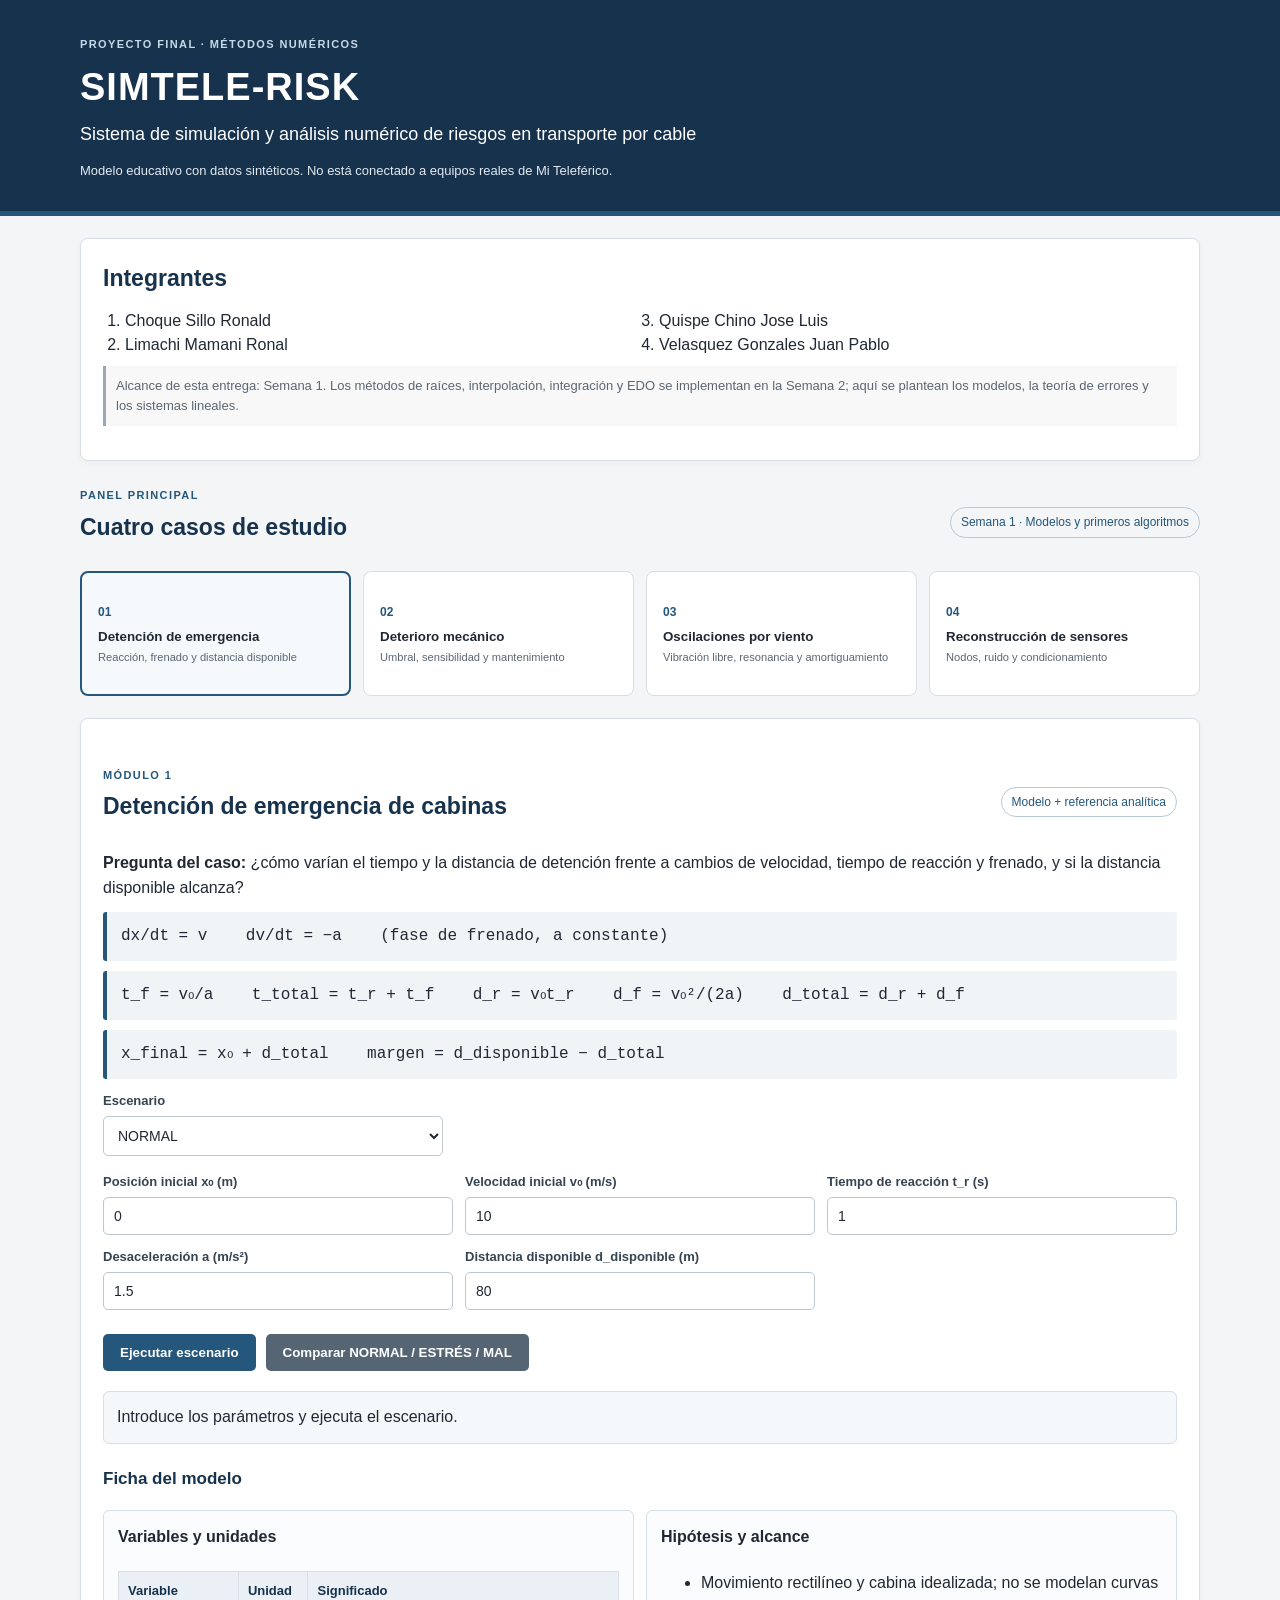
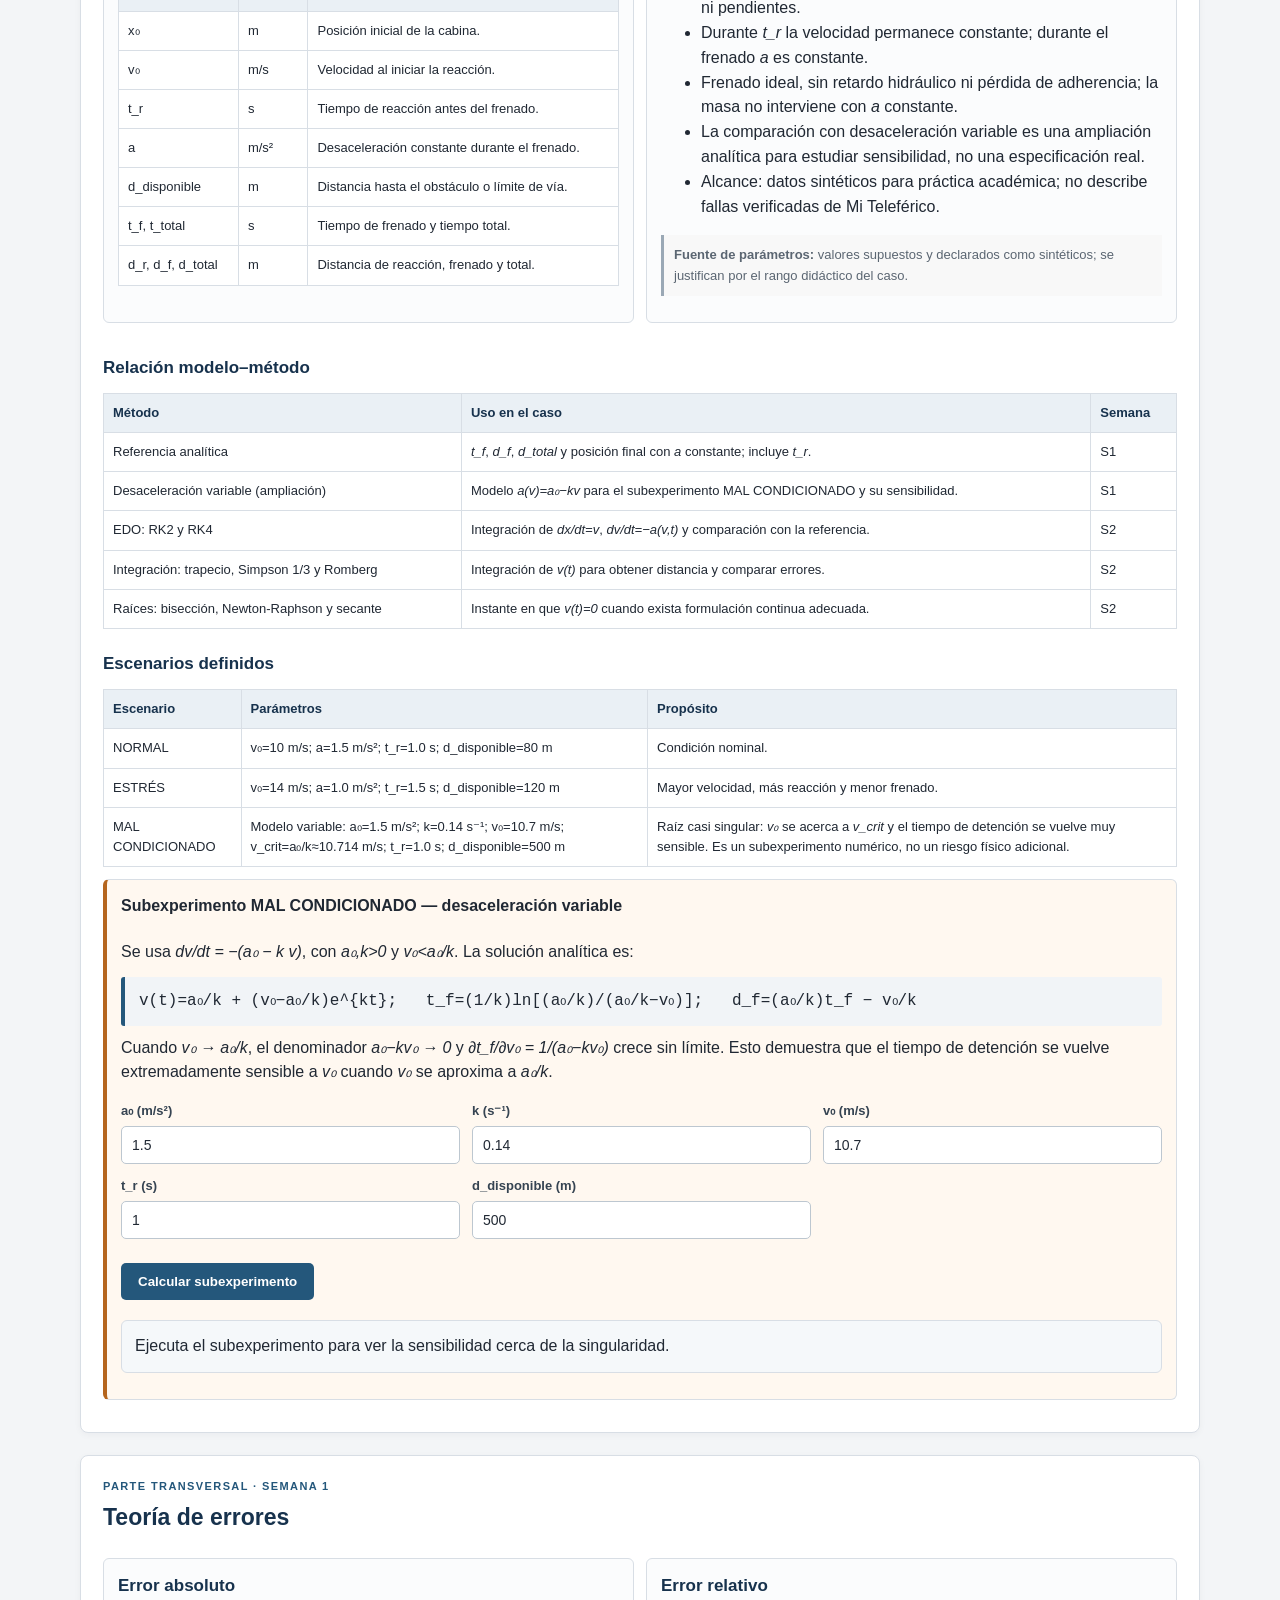
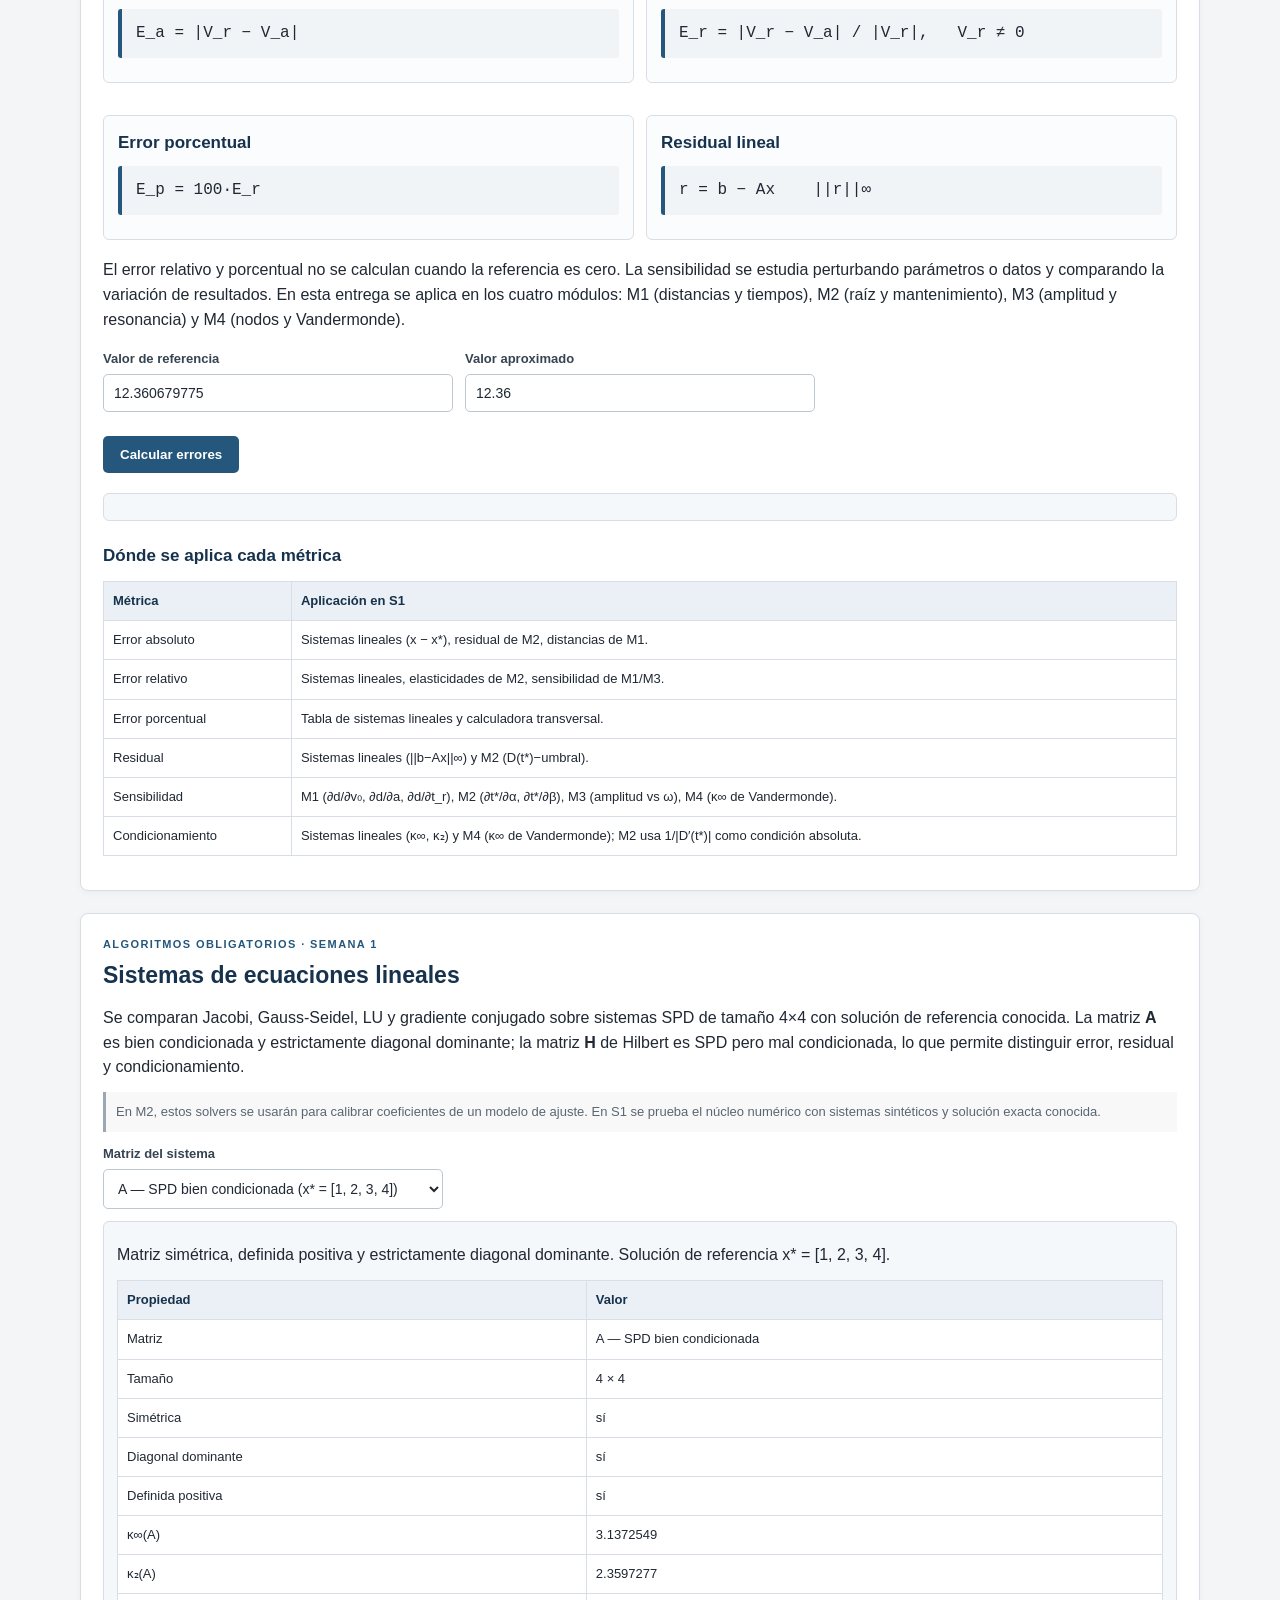
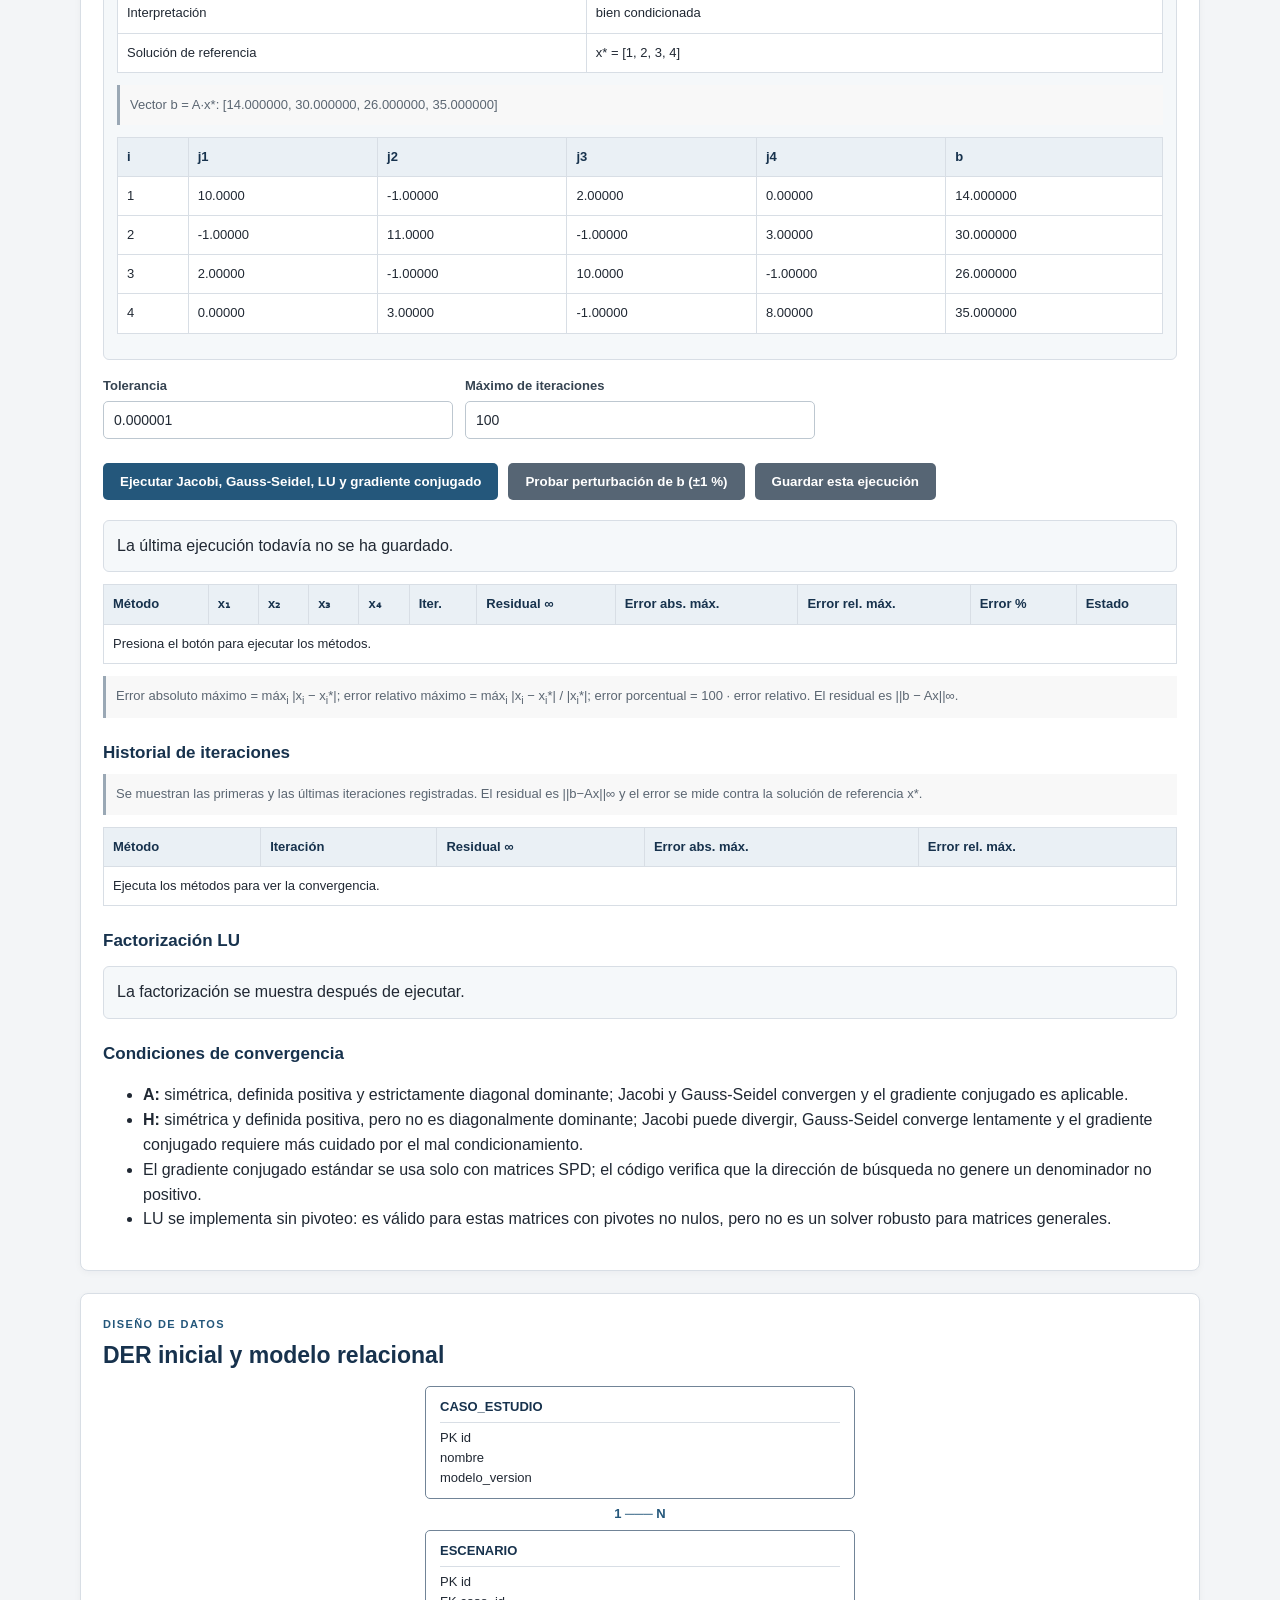
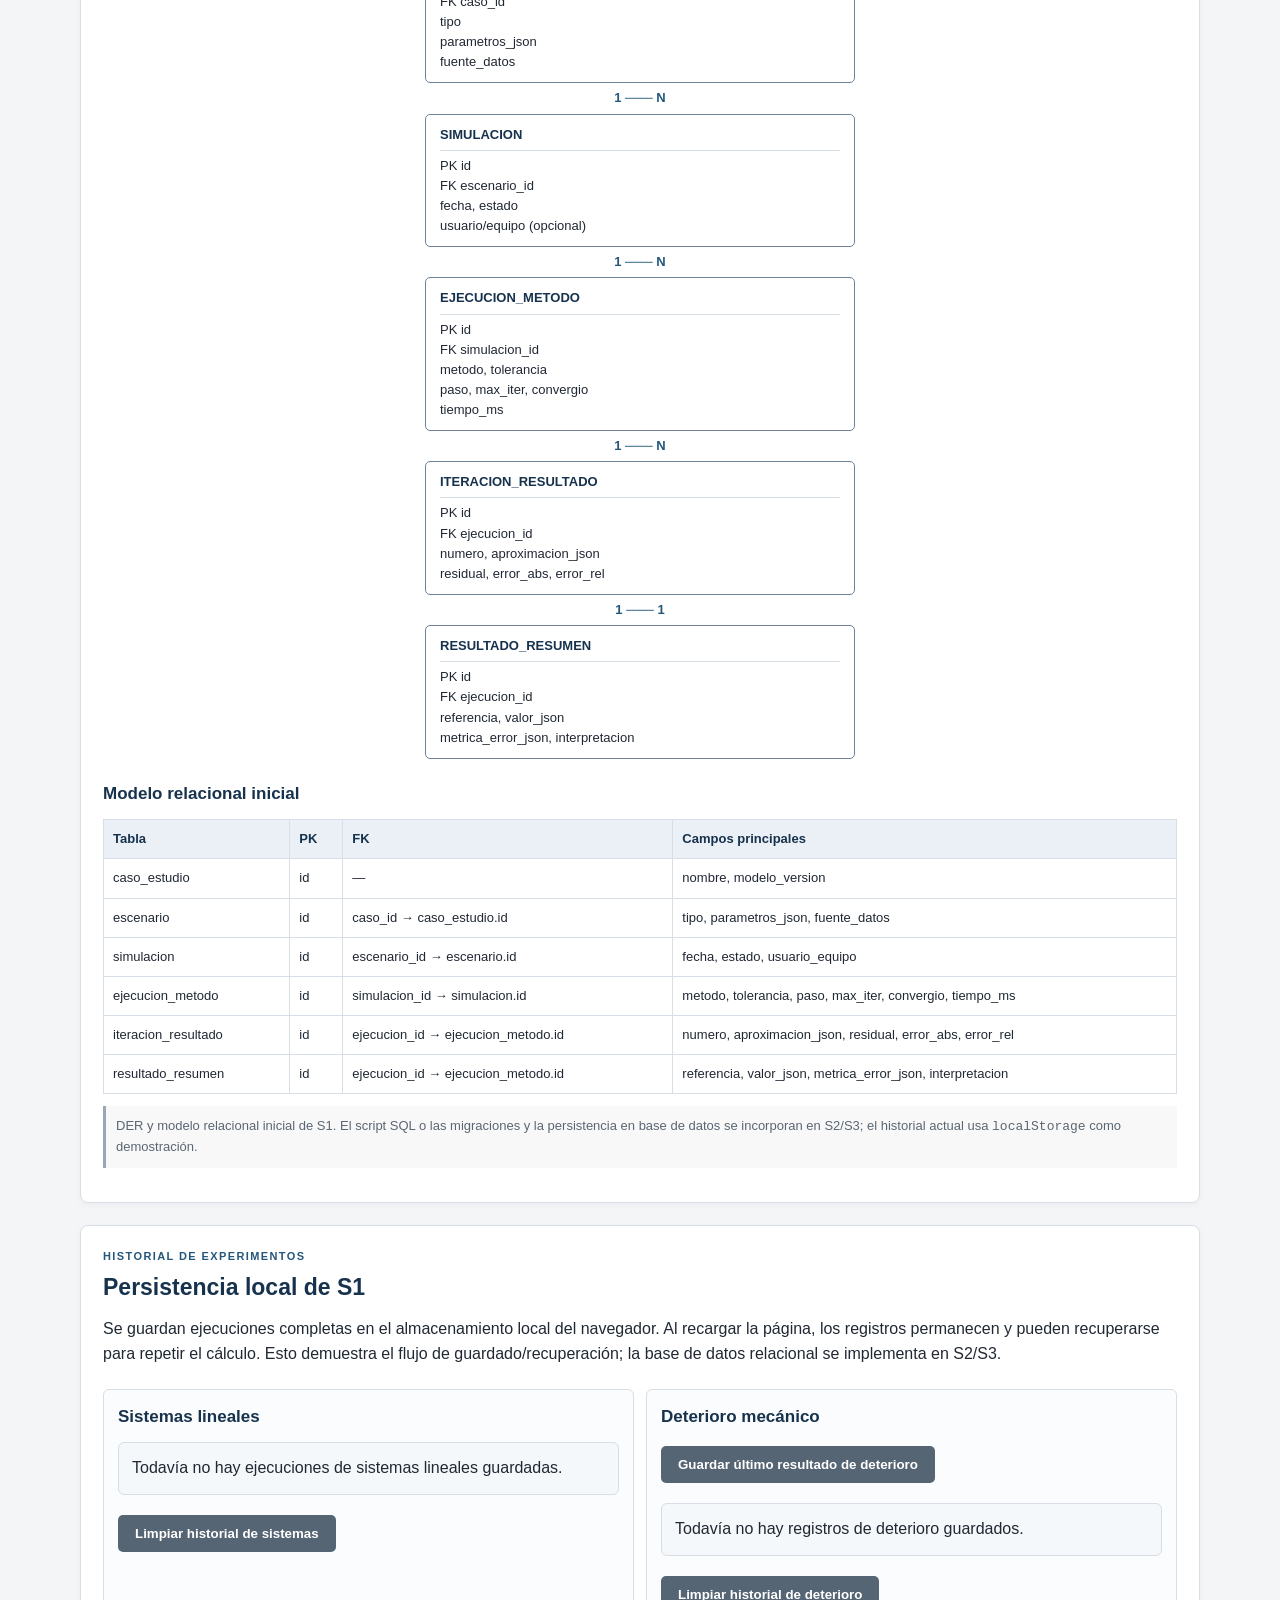
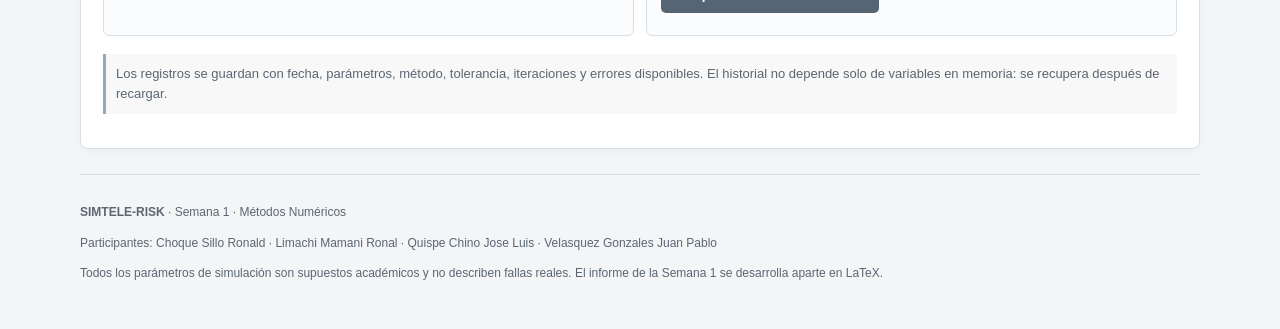
<file: index.html>
<!DOCTYPE html>
<html lang="es">
<head>
  <meta charset="UTF-8">
  <meta name="viewport" content="width=device-width, initial-scale=1.0">
  <title>SIMTELE-RISK | Semana 1</title>
  <link rel="stylesheet" href="estilos.css">
</head>
<body>
  <header class="encabezado">
    <div class="contenedor">
      <p class="etiqueta">PROYECTO FINAL · MÉTODOS NUMÉRICOS</p>
      <h1>SIMTELE-RISK</h1>
      <p class="subtitulo">Sistema de simulación y análisis numérico de riesgos en transporte por cable</p>
      <p class="aviso">Modelo educativo con datos sintéticos. No está conectado a equipos reales de Mi Teleférico.</p>
    </div>
  </header>

  <main class="contenedor">
    <section class="panel" id="inicio">
      <h2>Integrantes</h2>
      <ol class="integrantes">
        <li>Choque Sillo Ronald</li>
        <li>Limachi Mamani Ronal</li>
        <li>Quispe Chino Jose Luis</li>
        <li>Velasquez Gonzales Juan Pablo</li>
      </ol>
      <p class="nota">Alcance de esta entrega: Semana 1. Los métodos de raíces, interpolación, integración y EDO se implementan en la Semana 2; aquí se plantean los modelos, la teoría de errores y los sistemas lineales.</p>
    </section>

    <section>
      <div class="titulo-seccion">
        <div><p class="etiqueta">PANEL PRINCIPAL</p><h2>Cuatro casos de estudio</h2></div>
        <span class="estado">Semana 1 · Modelos y primeros algoritmos</span>
      </div>
      <div class="tarjetas">
        <button class="tarjeta activa" data-modulo="detencion"><span class="numero">01</span><strong>Detención de emergencia</strong><small>Reacción, frenado y distancia disponible</small></button>
        <button class="tarjeta" data-modulo="deterioro"><span class="numero">02</span><strong>Deterioro mecánico</strong><small>Umbral, sensibilidad y mantenimiento</small></button>
        <button class="tarjeta" data-modulo="oscilaciones"><span class="numero">03</span><strong>Oscilaciones por viento</strong><small>Vibración libre, resonancia y amortiguamiento</small></button>
        <button class="tarjeta" data-modulo="sensores"><span class="numero">04</span><strong>Reconstrucción de sensores</strong><small>Nodos, ruido y condicionamiento</small></button>
      </div>
    </section>

    <!-- ============================ MÓDULO 1 ============================ -->
    <section class="panel modulo" id="modulo-detencion">
      <div class="titulo-seccion"><div><p class="etiqueta">MÓDULO 1</p><h2>Detención de emergencia de cabinas</h2></div><span class="estado">Modelo + referencia analítica</span></div>
      <p><strong>Pregunta del caso:</strong> ¿cómo varían el tiempo y la distancia de detención frente a cambios de velocidad, tiempo de reacción y frenado, y si la distancia disponible alcanza?</p>

      <div class="formula">dx/dt = v &nbsp;&nbsp; dv/dt = −a &nbsp;&nbsp; (fase de frenado, a constante)</div>
      <div class="formula">t_f = v₀/a &nbsp;&nbsp; t_total = t_r + t_f &nbsp;&nbsp; d_r = v₀t_r &nbsp;&nbsp; d_f = v₀²/(2a) &nbsp;&nbsp; d_total = d_r + d_f</div>
      <div class="formula">x_final = x₀ + d_total &nbsp;&nbsp; margen = d_disponible − d_total</div>

      <label class="campo-ancho">Escenario
        <select id="escenario-detencion">
          <option value="normal">NORMAL</option>
          <option value="estres">ESTRÉS</option>
          <option value="personalizado">PERSONALIZADO</option>
        </select>
      </label>
      <div class="rejilla parametros">
        <label>Posición inicial x₀ (m)<input id="det-x0" type="number" value="0" step="any"></label>
        <label>Velocidad inicial v₀ (m/s)<input id="det-v0" type="number" value="10" min="0" step="any"></label>
        <label>Tiempo de reacción t_r (s)<input id="det-tr" type="number" value="1" min="0" step="any"></label>
        <label>Desaceleración a (m/s²)<input id="det-a" type="number" value="1.5" min="0.000001" step="any"></label>
        <label>Distancia disponible d_disponible (m)<input id="det-disponible" type="number" value="80" min="0.000001" step="any"></label>
      </div>
      <div class="acciones">
        <button class="boton" id="calcular-detencion">Ejecutar escenario</button>
        <button class="boton secundario" id="comparar-detencion">Comparar NORMAL / ESTRÉS / MAL</button>
      </div>
      <div class="resultado" id="resultado-detencion">Introduce los parámetros y ejecuta el escenario.</div>
      <div id="comparacion-detencion"></div>

      <h3>Ficha del modelo</h3>
      <div class="rejilla dos">
        <div class="panel-interno">
          <h4>Variables y unidades</h4>
          <div class="tabla-contenedor"><table>
            <thead><tr><th>Variable</th><th>Unidad</th><th>Significado</th></tr></thead>
            <tbody>
              <tr><td>x₀</td><td>m</td><td>Posición inicial de la cabina.</td></tr>
              <tr><td>v₀</td><td>m/s</td><td>Velocidad al iniciar la reacción.</td></tr>
              <tr><td>t_r</td><td>s</td><td>Tiempo de reacción antes del frenado.</td></tr>
              <tr><td>a</td><td>m/s²</td><td>Desaceleración constante durante el frenado.</td></tr>
              <tr><td>d_disponible</td><td>m</td><td>Distancia hasta el obstáculo o límite de vía.</td></tr>
              <tr><td>t_f, t_total</td><td>s</td><td>Tiempo de frenado y tiempo total.</td></tr>
              <tr><td>d_r, d_f, d_total</td><td>m</td><td>Distancia de reacción, frenado y total.</td></tr>
            </tbody>
          </table></div>
        </div>
        <div class="panel-interno">
          <h4>Hipótesis y alcance</h4>
          <ul>
            <li>Movimiento rectilíneo y cabina idealizada; no se modelan curvas ni pendientes.</li>
            <li>Durante <em>t_r</em> la velocidad permanece constante; durante el frenado <em>a</em> es constante.</li>
            <li>Frenado ideal, sin retardo hidráulico ni pérdida de adherencia; la masa no interviene con <em>a</em> constante.</li>
            <li>La comparación con desaceleración variable es una ampliación analítica para estudiar sensibilidad, no una especificación real.</li>
            <li>Alcance: datos sintéticos para práctica académica; no describe fallas verificadas de Mi Teleférico.</li>
          </ul>
          <p class="nota"><strong>Fuente de parámetros:</strong> valores supuestos y declarados como sintéticos; se justifican por el rango didáctico del caso.</p>
        </div>
      </div>

      <h3>Relación modelo–método</h3>
      <div class="tabla-contenedor"><table>
        <thead><tr><th>Método</th><th>Uso en el caso</th><th>Semana</th></tr></thead>
        <tbody>
          <tr><td>Referencia analítica</td><td><em>t_f</em>, <em>d_f</em>, <em>d_total</em> y posición final con <em>a</em> constante; incluye <em>t_r</em>.</td><td>S1</td></tr>
          <tr><td>Desaceleración variable (ampliación)</td><td>Modelo <em>a(v)=a₀−kv</em> para el subexperimento MAL CONDICIONADO y su sensibilidad.</td><td>S1</td></tr>
          <tr><td>EDO: RK2 y RK4</td><td>Integración de <em>dx/dt=v</em>, <em>dv/dt=−a(v,t)</em> y comparación con la referencia.</td><td>S2</td></tr>
          <tr><td>Integración: trapecio, Simpson 1/3 y Romberg</td><td>Integración de <em>v(t)</em> para obtener distancia y comparar errores.</td><td>S2</td></tr>
          <tr><td>Raíces: bisección, Newton-Raphson y secante</td><td>Instante en que <em>v(t)=0</em> cuando exista formulación continua adecuada.</td><td>S2</td></tr>
        </tbody>
      </table></div>

      <h3>Escenarios definidos</h3>
      <div class="tabla-contenedor"><table>
        <thead><tr><th>Escenario</th><th>Parámetros</th><th>Propósito</th></tr></thead>
        <tbody>
          <tr><td>NORMAL</td><td>v₀=10 m/s; a=1.5 m/s²; t_r=1.0 s; d_disponible=80 m</td><td>Condición nominal.</td></tr>
          <tr><td>ESTRÉS</td><td>v₀=14 m/s; a=1.0 m/s²; t_r=1.5 s; d_disponible=120 m</td><td>Mayor velocidad, más reacción y menor frenado.</td></tr>
          <tr><td>MAL CONDICIONADO</td><td>Modelo variable: a₀=1.5 m/s²; k=0.14 s⁻¹; v₀=10.7 m/s; v_crit=a₀/k≈10.714 m/s; t_r=1.0 s; d_disponible=500 m</td><td>Raíz casi singular: <em>v₀</em> se acerca a <em>v_crit</em> y el tiempo de detención se vuelve muy sensible. Es un subexperimento numérico, no un riesgo físico adicional.</td></tr>
        </tbody>
      </table></div>

      <div class="panel-interno mal-condicionado">
        <h4>Subexperimento MAL CONDICIONADO — desaceleración variable</h4>
        <p>Se usa <em>dv/dt = −(a₀ − k v)</em>, con <em>a₀,k&gt;0</em> y <em>v₀&lt;a₀/k</em>. La solución analítica es:</p>
        <div class="formula">v(t)=a₀/k + (v₀−a₀/k)e^{kt}; &nbsp; t_f=(1/k)ln[(a₀/k)/(a₀/k−v₀)]; &nbsp; d_f=(a₀/k)t_f − v₀/k</div>
        <p>Cuando <em>v₀ → a₀/k</em>, el denominador <em>a₀−kv₀ → 0</em> y <em>∂t_f/∂v₀ = 1/(a₀−kv₀)</em> crece sin límite. Esto demuestra que el tiempo de detención se vuelve extremadamente sensible a <em>v₀</em> cuando <em>v₀</em> se aproxima a <em>a₀/k</em>.</p>
        <div class="rejilla parametros">
          <label>a₀ (m/s²)<input id="mal-a0" type="number" value="1.5" min="0.000001" step="any"></label>
          <label>k (s⁻¹)<input id="mal-k" type="number" value="0.14" min="0.000001" step="any"></label>
          <label>v₀ (m/s)<input id="mal-v0" type="number" value="10.7" min="0" step="any"></label>
          <label>t_r (s)<input id="mal-tr" type="number" value="1" min="0" step="any"></label>
          <label>d_disponible (m)<input id="mal-disponible" type="number" value="500" min="0.000001" step="any"></label>
        </div>
        <button class="boton" id="calcular-mal-detencion">Calcular subexperimento</button>
        <div class="resultado" id="resultado-mal-detencion">Ejecuta el subexperimento para ver la sensibilidad cerca de la singularidad.</div>
      </div>

      <section class="panel oculto subpanel" id="modulo-1-resultados">
        <h3>Resultados del módulo 1</h3>
        <div id="modulo-1-resultados-contenido"></div>
      </section>
      <section class="panel oculto subpanel" id="modulo-1-interpretacion">
        <h3>Interpretación del módulo 1</h3>
        <div id="modulo-1-interpretacion-contenido"></div>
      </section>
    </section>

    <!-- ============================ MÓDULO 2 ============================ -->
    <section class="panel modulo oculto" id="modulo-deterioro">
      <div class="titulo-seccion"><div><p class="etiqueta">MÓDULO 2</p><h2>Deterioro mecánico y mantenimiento</h2></div><span class="estado">Tres escenarios ejecutables</span></div>
      <p><strong>Pregunta del caso:</strong> ¿cuándo alcanzaría un indicador hipotético de deterioro un umbral de inspección y cómo cambia la estimación con la incertidumbre de los parámetros y con un mantenimiento retrasado?</p>

      <div class="formula">D(t) = D₀ + αt + βt² &nbsp;&nbsp; D(t) − D_umbral = 0</div>
      <div class="formula">t* = [−α + √(α² − 4β(D₀ − D_umbral))]/(2β) &nbsp;&nbsp; (β&gt;0; se elige la raíz positiva físicamente admisible)</div>
      <div class="formula">D′(t*) = α + 2βt* &nbsp;&nbsp; 1/|D′(t*)| = condición absoluta de la raíz &nbsp;&nbsp; S_p = (p/t*)·(∂t*/∂p)</div>

      <label class="campo-ancho">Escenario
        <select id="escenario-deterioro">
          <option value="normal">NORMAL</option>
          <option value="estres">ESTRÉS</option>
          <option value="mal">MAL CONDICIONADO</option>
          <option value="personalizado">PERSONALIZADO</option>
        </select>
      </label>
      <span class="estado" id="estado-escenario-deterioro">Parámetros del escenario NORMAL</span>
      <div class="rejilla parametros">
        <label>D₀ (índice)<input id="der-d0" type="number" min="0" step="any"></label>
        <label>α (índice/día)<input id="der-alpha" type="number" min="0" step="any"></label>
        <label>β (índice/día²)<input id="der-beta" type="number" min="0" step="any"></label>
        <label>Umbral D_umbral (índice)<input id="der-umbral" type="number" min="0" step="any"></label>
      </div>
      <div class="acciones">
        <button class="boton" id="calcular-deterioro">Ejecutar escenario</button>
        <button class="boton secundario" id="analizar-sensibilidad">Analizar sensibilidad</button>
        <button class="boton secundario" id="comparar-deterioro">Comparar los tres escenarios</button>
      </div>
      <div class="resultado" id="resultado-deterioro">Selecciona un escenario y ejecútalo.</div>
      <div class="resultado" id="resultado-sensibilidad">Presiona «Analizar sensibilidad» para estimar derivadas, elasticidades y condición de la raíz.</div>
      <div id="comparacion-deterioro"></div>

      <div class="panel-interno">
        <h4>Mantenimiento retrasado (modelo analítico)</h4>
        <p>Se evalúa un mantenimiento en el instante <em>t_m</em> que reduce el indicador en <em>r</em> unidades. Después del mantenimiento se conservan α y β y se vuelve a resolver el umbral.</p>
        <div class="formula">D_antes = D₀ + αt_m + βt_m² &nbsp;&nbsp; D_después = D_antes − r &nbsp;&nbsp; t_total = t_m + s, donde D_después + αs + βs² = D_umbral</div>
        <div class="rejilla parametros">
          <label>Instante de mantenimiento t_m (días)<input id="der-tm" type="number" value="10" min="0" step="any"></label>
          <label>Reducción r (índice)<input id="der-reduccion" type="number" value="0.05" min="0" step="any"></label>
        </div>
        <button class="boton secundario" id="calcular-mantenimiento">Evaluar mantenimiento</button>
        <div class="resultado" id="resultado-mantenimiento">Introduce el instante y la reducción para comparar con el caso sin mantenimiento.</div>
      </div>

      <h3>Ficha del modelo</h3>
      <div class="rejilla dos">
        <div class="panel-interno">
          <h4>Variables y unidades</h4>
          <div class="tabla-contenedor"><table>
            <thead><tr><th>Variable</th><th>Unidad</th><th>Significado</th></tr></thead>
            <tbody>
              <tr><td>t</td><td>día</td><td>Tiempo de operación.</td></tr>
              <tr><td>D(t)</td><td>índice adimensional</td><td>Indicador hipotético de deterioro.</td></tr>
              <tr><td>D₀</td><td>índice</td><td>Valor inicial del indicador.</td></tr>
              <tr><td>α</td><td>índice/día</td><td>Tasa lineal inicial de deterioro.</td></tr>
              <tr><td>β</td><td>índice/día²</td><td>Curvatura o aceleración del deterioro.</td></tr>
              <tr><td>D_umbral</td><td>índice</td><td>Umbral que dispara la inspección.</td></tr>
              <tr><td>t*</td><td>día</td><td>Instante estimado de cruce del umbral.</td></tr>
            </tbody>
          </table></div>
        </div>
        <div class="panel-interno">
          <h4>Hipótesis y alcance</h4>
          <ul>
            <li>Modelo cuadrático con α≥0 y β≥0; los coeficientes son constantes en el intervalo simulado.</li>
            <li>El indicador es adimensional y el umbral es una política de inspección, no una falla instantánea.</li>
            <li>La raíz físicamente admisible es la menor raíz no negativa; si no existe, el modelo no predice el cruce.</li>
            <li>El mantenimiento se modela como una reducción instantánea <em>r</em> en <em>t_m</em>, conservando la tendencia posterior; no se modelan reparaciones parciales ni cambios de α, β.</li>
            <li>Alcance: datos sintéticos; el resultado no es una predicción de falla real.</li>
          </ul>
          <p class="nota"><strong>Fuente de parámetros:</strong> valores supuestos con fines didácticos; no provienen de registros de Mi Teleférico.</p>
        </div>
      </div>

      <h3>Relación modelo–método</h3>
      <div class="tabla-contenedor"><table>
        <thead><tr><th>Método</th><th>Uso en el caso</th><th>Semana</th></tr></thead>
        <tbody>
          <tr><td>Referencia analítica</td><td>Fórmula cuadrática y selección de la raíz positiva; residual y derivada <em>D′(t*)</em>.</td><td>S1</td></tr>
          <tr><td>Raíces: bisección, Newton-Raphson y secante</td><td>Resolver <em>D(t)−D_umbral=0</em> y comparar iteraciones, error y residual.</td><td>S2</td></tr>
          <tr><td>Sistemas lineales: Jacobi, Gauss-Seidel, LU y CG</td><td>Calibración de coeficientes de un modelo de ajuste con matriz SPD; prueba de los solvers en la sección transversal.</td><td>S1 (prueba) / S2 (calibración)</td></tr>
          <tr><td>Integración numérica</td><td>Integración opcional de la tasa de deterioro para acumular el indicador.</td><td>S2</td></tr>
        </tbody>
      </table></div>

      <h3>Escenarios definidos</h3>
      <div class="tabla-contenedor"><table>
        <thead><tr><th>Escenario</th><th>D₀</th><th>α</th><th>β</th><th>Umbral</th><th>Propósito</th></tr></thead>
        <tbody>
          <tr><td>NORMAL</td><td>0.10</td><td>0.02</td><td>0.001</td><td>0.50</td><td>Condición nominal.</td></tr>
          <tr><td>ESTRÉS</td><td>0.15</td><td>0.03</td><td>0.0015</td><td>0.50</td><td>Deterioro más rápido; el umbral se alcanza antes.</td></tr>
          <tr><td>MAL CONDICIONADO</td><td>0.499</td><td>0.0001</td><td>0.000001</td><td>0.50</td><td>Derivada <em>D′(t*)</em> muy pequeña: sensibilidad absoluta alta; no es un fallo de convergencia ni un riesgo físico adicional.</td></tr>
        </tbody>
      </table></div>

      <section class="panel oculto subpanel" id="modulo-2-resultados">
        <h3>Resultados del módulo 2</h3>
        <div id="modulo-2-resultados-contenido"></div>
      </section>
      <section class="panel oculto subpanel" id="modulo-2-interpretacion">
        <h3>Interpretación del módulo 2</h3>
        <div id="modulo-2-interpretacion-contenido"></div>
      </section>
    </section>

    <!-- ============================ MÓDULO 3 ============================ -->
    <section class="panel modulo oculto" id="modulo-oscilaciones">
      <div class="titulo-seccion"><div><p class="etiqueta">MÓDULO 3</p><h2>Oscilaciones por viento</h2></div><span class="estado">Modelo + referencia analítica</span></div>
      <p><strong>Pregunta del caso:</strong> ¿cómo se modifica la oscilación ante cambios de fuerza externa, amortiguamiento y parámetros del modelo?</p>

      <div class="formula">x′ = v &nbsp;&nbsp; v′ = [F(t) − cv − kx]/m &nbsp;&nbsp; F(t)=F₀ sen(ωt)</div>
      <div class="formula">ω₀=√(k/m) &nbsp;&nbsp; ζ=c/(2√(km)) &nbsp;&nbsp; ω_d=ω₀√(1−ζ²) (ζ&lt;1)</div>
      <div class="formula">x_libre(t)=e^{−ζω₀t}[C₁cos(ω_dt)+C₂sen(ω_dt)] &nbsp;&nbsp; C₁=x₀ &nbsp;&nbsp; C₂=(v₀+ζω₀x₀)/ω_d</div>

      <label class="campo-ancho">Escenario
        <select id="escenario-oscilaciones">
          <option value="normal">NORMAL</option>
          <option value="estres">ESTRÉS</option>
          <option value="mal">MAL CONDICIONADO</option>
        </select>
      </label>
      <div class="rejilla parametros">
        <label>Masa m (kg)<input id="osc-m" type="number" value="1000" disabled></label>
        <label>Amortiguamiento c (N·s/m)<input id="osc-c" type="number" value="500" disabled></label>
        <label>Rigidez k (N/m)<input id="osc-k" type="number" value="20000" disabled></label>
        <label>Fuerza F₀ (N)<input id="osc-f0" type="number" value="1000" disabled></label>
        <label>Frecuencia ω (rad/s)<input id="osc-w" type="number" value="2" disabled></label>
        <label>Posición inicial x₀ (m)<input id="osc-x0" type="number" value="0.05" disabled></label>
        <label>Velocidad inicial v₀ (m/s)<input id="osc-v0" type="number" value="0" disabled></label>
      </div>
      <p class="nota">Los controles son de solo lectura en S1 porque la simulación RK2/RK4 y la integración corresponden a S2. La referencia analítica y la sensibilidad de la amplitud ya se calculan aquí.</p>
      <button class="boton" id="calcular-oscilaciones">Calcular referencia analítica</button>

      <h3>Ficha del modelo</h3>
      <div class="rejilla dos">
        <div class="panel-interno">
          <h4>Variables y unidades</h4>
          <div class="tabla-contenedor"><table>
            <thead><tr><th>Variable</th><th>Unidad</th><th>Significado</th></tr></thead>
            <tbody>
              <tr><td>x(t)</td><td>m</td><td>Desplazamiento horizontal de la cabina.</td></tr>
              <tr><td>v(t)</td><td>m/s</td><td>Velocidad de la cabina.</td></tr>
              <tr><td>m</td><td>kg</td><td>Masa equivalente.</td></tr>
              <tr><td>c</td><td>N·s/m</td><td>Amortiguamiento viscoso lineal.</td></tr>
              <tr><td>k</td><td>N/m</td><td>Rigidez equivalente.</td></tr>
              <tr><td>F₀, ω</td><td>N, rad/s</td><td>Amplitud y frecuencia de la fuerza externa.</td></tr>
              <tr><td>ζ, ω₀, ω_d</td><td>adimensional, rad/s</td><td>Razón de amortiguamiento y frecuencias natural y amortiguada.</td></tr>
            </tbody>
          </table></div>
        </div>
        <div class="panel-interno">
          <h4>Hipótesis y alcance</h4>
          <ul>
            <li>Modelo lineal de un grado de libertad con amortiguamiento viscoso y masa constante.</li>
            <li>La fuerza del viento se idealiza como <em>F₀ sen(ωt)</em>; no se modelan ráfagas aleatorias ni aerodinámica no lineal.</li>
            <li>Se estudia el régimen subamortiguado <em>ζ&lt;1</em>, que es el caso de los parámetros nominales.</li>
            <li>La referencia analítica se calcula con <em>F(t)=0</em>; la simulación forzada se implementará en S2.</li>
            <li>Alcance: parámetros sintéticos; los resultados no son una validación estructural real.</li>
          </ul>
          <p class="nota"><strong>Fuente de parámetros:</strong> valores supuestos con fines didácticos.</p>
        </div>
      </div>

      <h3>Relación modelo–método</h3>
      <div class="tabla-contenedor"><table>
        <thead><tr><th>Método</th><th>Uso en el caso</th><th>Semana</th></tr></thead>
        <tbody>
          <tr><td>Referencia analítica</td><td>Vibración libre subamortiguada: ζ, ω₀, ω_d, C₁, C₂ y amplitud forzada de régimen permanente.</td><td>S1</td></tr>
          <tr><td>EDO: RK2 y RK4</td><td>Integración de <em>x′=v</em>, <em>v′=[F(t)−cv−kx]/m</em> y comparación con la referencia.</td><td>S2</td></tr>
          <tr><td>Integración: trapecio, Simpson 1/3 y Romberg</td><td>Integración de |x(t)| o x(t)² para una magnitud acumulada.</td><td>S2</td></tr>
          <tr><td>Sistemas lineales auxiliares</td><td>Calibración de parámetros m, c, k si se ajusta el modelo a datos.</td><td>S2</td></tr>
        </tbody>
      </table></div>

      <h3>Escenarios definidos</h3>
      <div id="tabla-escenarios-oscilaciones"></div>

      <section class="panel oculto subpanel" id="modulo-3-resultados">
        <h3>Resultados del módulo 3</h3>
        <div id="modulo-3-resultados-contenido"></div>
      </section>
      <section class="panel oculto subpanel" id="modulo-3-interpretacion">
        <h3>Interpretación del módulo 3</h3>
        <div id="modulo-3-interpretacion-contenido"></div>
      </section>
    </section>

    <!-- ============================ MÓDULO 4 ============================ -->
    <section class="panel modulo oculto" id="modulo-sensores">
      <div class="titulo-seccion"><div><p class="etiqueta">MÓDULO 4</p><h2>Reconstrucción de señales de sensores</h2></div><span class="estado">Modelo + escenarios y condicionamiento</span></div>
      <p><strong>Pregunta del caso:</strong> ¿cómo reconstruir registros faltantes y medir la distorsión que producen datos con ruido?</p>

      <div class="formula">y(t)=sen(t) &nbsp;&nbsp; y_i = sen(t_i) + ε_i, &nbsp; ε_i ~ N(0,σ²) en el escenario ESTRÉS</div>
      <div class="formula">V_{ij}=t_i^{j−1}, i,j=1..5 &nbsp;&nbsp; κ∞(V)=||V||∞·||V⁻¹||∞ &nbsp;&nbsp; (matriz de Vandermonde)</div>

      <label class="campo-ancho">Escenario
        <select id="escenario-sensores">
          <option value="normal">NORMAL</option>
          <option value="estres">ESTRÉS</option>
          <option value="mal">MAL CONDICIONADO</option>
        </select>
      </label>
      <div id="tabla-sensores-contenedor"></div>
      <div id="condicion-sensores"></div>
      <button class="boton" id="calcular-sensores">Analizar escenarios y condicionamiento</button>

      <h3>Ficha del modelo</h3>
      <div class="rejilla dos">
        <div class="panel-interno">
          <h4>Variables y unidades</h4>
          <div class="tabla-contenedor"><table>
            <thead><tr><th>Variable</th><th>Unidad</th><th>Significado</th></tr></thead>
            <tbody>
              <tr><td>t</td><td>s</td><td>Tiempo de muestreo en el intervalo [0,2].</td></tr>
              <tr><td>y(t)</td><td>unidad arbitraria (u.a.)</td><td>Señal sintética del sensor.</td></tr>
              <tr><td>t_i, y_i</td><td>s, u.a.</td><td>Nodos conocidos de la señal.</td></tr>
              <tr><td>t_prueba</td><td>s</td><td>Punto ocultado para medir el error de reconstrucción.</td></tr>
              <tr><td>σ</td><td>u.a.</td><td>Desviación estándar del ruido en ESTRÉS.</td></tr>
            </tbody>
          </table></div>
        </div>
        <div class="panel-interno">
          <h4>Hipótesis y alcance</h4>
          <ul>
            <li>Señal suave y muestreo conocido; los nodos y los puntos ocultos están dentro de [0,2].</li>
            <li>El ruido es aditivo, independiente y con media cero; en S1 se declara el modelo, en S2 se generan las muestras.</li>
            <li>No se extrapola fuera del intervalo de los nodos; el error se mide contra <em>sen(t)</em> en los puntos ocultos.</li>
            <li>Los nodos desfavorables se estudian con la matriz de Vandermonde y su número de condición.</li>
            <li>Alcance: datos sintéticos; no se usan registros reales de sensores.</li>
          </ul>
          <p class="nota"><strong>Fuente de parámetros:</strong> función y nodos sintéticos definidos por el equipo.</p>
        </div>
      </div>

      <h3>Relación modelo–método</h3>
      <div class="tabla-contenedor"><table>
        <thead><tr><th>Método</th><th>Uso en el caso</th><th>Semana</th></tr></thead>
        <tbody>
          <tr><td>Interpolación de Lagrange</td><td>Reconstruir <em>y(t)</em> con los nodos conocidos y evaluar en puntos ocultos.</td><td>S2</td></tr>
          <tr><td>Newton por diferencias divididas</td><td>Misma reconstrucción con otra forma de construir el polinomio; comparar coeficientes y errores.</td><td>S2</td></tr>
          <tr><td>Splines cúbicos</td><td>Reconstrucción por tramos; comparar suavidad y error frente a Lagrange/Newton.</td><td>S2</td></tr>
          <tr><td>Sistemas lineales auxiliares</td><td>Construcción de los coeficientes del spline y análisis de la matriz tridiagonal.</td><td>S2</td></tr>
          <tr><td>Raíces de cruce de umbral</td><td>Resolver <em>y_interp(t)=umbral</em> cuando corresponda.</td><td>S2</td></tr>
        </tbody>
      </table></div>

      <h3>Escenarios definidos</h3>
      <div id="tabla-escenarios-sensores"></div>

      <section class="panel oculto subpanel" id="modulo-4-resultados">
        <h3>Resultados del módulo 4</h3>
        <div id="modulo-4-resultados-contenido"></div>
      </section>
      <section class="panel oculto subpanel" id="modulo-4-interpretacion">
        <h3>Interpretación del módulo 4</h3>
        <div id="modulo-4-interpretacion-contenido"></div>
      </section>
    </section>

    <!-- ============================ TEORÍA DE ERRORES ============================ -->
    <section class="panel" id="errores">
      <p class="etiqueta">PARTE TRANSVERSAL · SEMANA 1</p>
      <h2>Teoría de errores</h2>
      <div class="rejilla dos">
        <div class="panel-interno"><h3>Error absoluto</h3><div class="formula">E_a = |V_r − V_a|</div></div>
        <div class="panel-interno"><h3>Error relativo</h3><div class="formula">E_r = |V_r − V_a| / |V_r|, &nbsp; V_r ≠ 0</div></div>
        <div class="panel-interno"><h3>Error porcentual</h3><div class="formula">E_p = 100·E_r</div></div>
        <div class="panel-interno"><h3>Residual lineal</h3><div class="formula">r = b − Ax &nbsp;&nbsp; ||r||∞</div></div>
      </div>
      <p>El error relativo y porcentual no se calculan cuando la referencia es cero. La sensibilidad se estudia perturbando parámetros o datos y comparando la variación de resultados. En esta entrega se aplica en los cuatro módulos: M1 (distancias y tiempos), M2 (raíz y mantenimiento), M3 (amplitud y resonancia) y M4 (nodos y Vandermonde).</p>
      <div class="rejilla parametros">
        <label>Valor de referencia<input id="error-ref" type="number" value="12.360679775" step="any"></label>
        <label>Valor aproximado<input id="error-aprox" type="number" value="12.36" step="any"></label>
      </div>
      <button class="boton" id="calcular-error">Calcular errores</button>
      <div class="resultado" id="resultado-error"></div>

      <h3>Dónde se aplica cada métrica</h3>
      <div class="tabla-contenedor"><table>
        <thead><tr><th>Métrica</th><th>Aplicación en S1</th></tr></thead>
        <tbody>
          <tr><td>Error absoluto</td><td>Sistemas lineales (x − x*), residual de M2, distancias de M1.</td></tr>
          <tr><td>Error relativo</td><td>Sistemas lineales, elasticidades de M2, sensibilidad de M1/M3.</td></tr>
          <tr><td>Error porcentual</td><td>Tabla de sistemas lineales y calculadora transversal.</td></tr>
          <tr><td>Residual</td><td>Sistemas lineales (||b−Ax||∞) y M2 (D(t*)−umbral).</td></tr>
          <tr><td>Sensibilidad</td><td>M1 (∂d/∂v₀, ∂d/∂a, ∂d/∂t_r), M2 (∂t*/∂α, ∂t*/∂β), M3 (amplitud vs ω), M4 (κ∞ de Vandermonde).</td></tr>
          <tr><td>Condicionamiento</td><td>Sistemas lineales (κ∞, κ₂) y M4 (κ∞ de Vandermonde); M2 usa 1/|D′(t*)| como condición absoluta.</td></tr>
        </tbody>
      </table></div>
    </section>

    <!-- ============================ SISTEMAS LINEALES ============================ -->
    <section class="panel" id="sistemas">
      <p class="etiqueta">ALGORITMOS OBLIGATORIOS · SEMANA 1</p>
      <h2>Sistemas de ecuaciones lineales</h2>
      <p>Se comparan Jacobi, Gauss-Seidel, LU y gradiente conjugado sobre sistemas SPD de tamaño 4×4 con solución de referencia conocida. La matriz <strong>A</strong> es bien condicionada y estrictamente diagonal dominante; la matriz <strong>H</strong> de Hilbert es SPD pero mal condicionada, lo que permite distinguir error, residual y condicionamiento.</p>
      <p class="nota">En M2, estos solvers se usarán para calibrar coeficientes de un modelo de ajuste. En S1 se prueba el núcleo numérico con sistemas sintéticos y solución exacta conocida.</p>

      <label class="campo-ancho">Matriz del sistema
        <select id="matriz-sistema">
          <option value="A">A — SPD bien condicionada (x* = [1, 2, 3, 4])</option>
          <option value="H">H — Hilbert 4×4 SPD mal condicionada (x* = [1, 1, 1, 1])</option>
        </select>
      </label>
      <div id="sistema-actual" class="resultado"></div>

      <div class="rejilla parametros">
        <label>Tolerancia<input id="tolerancia" type="number" value="0.000001" min="0.0000000001" step="any"></label>
        <label>Máximo de iteraciones<input id="max-iter" type="number" value="100" min="1" step="1"></label>
      </div>
      <div class="acciones">
        <button class="boton" id="resolver-sistemas">Ejecutar Jacobi, Gauss-Seidel, LU y gradiente conjugado</button>
        <button class="boton secundario" id="perturbar-sistemas">Probar perturbación de b (±1 %)</button>
        <button class="boton secundario" id="guardar-sistemas">Guardar esta ejecución</button>
      </div>
      <div class="resultado" id="resultado-guardado-sistemas">La última ejecución todavía no se ha guardado.</div>

      <div class="tabla-contenedor tabla-scroll">
        <table><thead><tr><th>Método</th><th>x₁</th><th>x₂</th><th>x₃</th><th>x₄</th><th>Iter.</th><th>Residual ∞</th><th>Error abs. máx.</th><th>Error rel. máx.</th><th>Error %</th><th>Estado</th></tr></thead><tbody id="tabla-sistemas"><tr><td colspan="11">Presiona el botón para ejecutar los métodos.</td></tr></tbody></table>
      </div>
      <p class="nota">Error absoluto máximo = máx<sub>i</sub> |x<sub>i</sub> − x<sub>i</sub>*|; error relativo máximo = máx<sub>i</sub> |x<sub>i</sub> − x<sub>i</sub>*| / |x<sub>i</sub>*|; error porcentual = 100 · error relativo. El residual es ||b − Ax||∞.</p>

      <div id="diagnostico-sistemas"></div>
      <div id="resultado-perturbacion"></div>

      <h3>Historial de iteraciones</h3>
      <p class="nota">Se muestran las primeras y las últimas iteraciones registradas. El residual es ||b−Ax||∞ y el error se mide contra la solución de referencia x*.</p>
      <div class="tabla-contenedor tabla-scroll">
        <table><thead><tr><th>Método</th><th>Iteración</th><th>Residual ∞</th><th>Error abs. máx.</th><th>Error rel. máx.</th></tr></thead><tbody id="tabla-iteraciones-sistemas"><tr><td colspan="5">Ejecuta los métodos para ver la convergencia.</td></tr></tbody></table>
      </div>

      <h3>Factorización LU</h3>
      <div id="factores-lu" class="resultado">La factorización se muestra después de ejecutar.</div>

      <h3>Condiciones de convergencia</h3>
      <ul>
        <li><strong>A:</strong> simétrica, definida positiva y estrictamente diagonal dominante; Jacobi y Gauss-Seidel convergen y el gradiente conjugado es aplicable.</li>
        <li><strong>H:</strong> simétrica y definida positiva, pero no es diagonalmente dominante; Jacobi puede divergir, Gauss-Seidel converge lentamente y el gradiente conjugado requiere más cuidado por el mal condicionamiento.</li>
        <li>El gradiente conjugado estándar se usa solo con matrices SPD; el código verifica que la dirección de búsqueda no genere un denominador no positivo.</li>
        <li>LU se implementa sin pivoteo: es válido para estas matrices con pivotes no nulos, pero no es un solver robusto para matrices generales.</li>
      </ul>
    </section>

    <!-- ============================ DER ============================ -->
    <section class="panel" id="der">
      <p class="etiqueta">DISEÑO DE DATOS</p>
      <h2>DER inicial y modelo relacional</h2>
      <div class="der">
        <div class="entidad"><strong>CASO_ESTUDIO</strong><span>PK id</span><span>nombre</span><span>modelo_version</span></div>
        <div class="flecha">1 ─── N</div>
        <div class="entidad"><strong>ESCENARIO</strong><span>PK id</span><span>FK caso_id</span><span>tipo</span><span>parametros_json</span><span>fuente_datos</span></div>
        <div class="flecha">1 ─── N</div>
        <div class="entidad"><strong>SIMULACION</strong><span>PK id</span><span>FK escenario_id</span><span>fecha, estado</span><span>usuario/equipo (opcional)</span></div>
        <div class="flecha">1 ─── N</div>
        <div class="entidad"><strong>EJECUCION_METODO</strong><span>PK id</span><span>FK simulacion_id</span><span>metodo, tolerancia</span><span>paso, max_iter, convergio</span><span>tiempo_ms</span></div>
        <div class="flecha">1 ─── N</div>
        <div class="entidad"><strong>ITERACION_RESULTADO</strong><span>PK id</span><span>FK ejecucion_id</span><span>numero, aproximacion_json</span><span>residual, error_abs, error_rel</span></div>
        <div class="flecha">1 ─── 1</div>
        <div class="entidad"><strong>RESULTADO_RESUMEN</strong><span>PK id</span><span>FK ejecucion_id</span><span>referencia, valor_json</span><span>metrica_error_json, interpretacion</span></div>
      </div>

      <h3>Modelo relacional inicial</h3>
      <div class="tabla-contenedor"><table>
        <thead><tr><th>Tabla</th><th>PK</th><th>FK</th><th>Campos principales</th></tr></thead>
        <tbody>
          <tr><td>caso_estudio</td><td>id</td><td>—</td><td>nombre, modelo_version</td></tr>
          <tr><td>escenario</td><td>id</td><td>caso_id → caso_estudio.id</td><td>tipo, parametros_json, fuente_datos</td></tr>
          <tr><td>simulacion</td><td>id</td><td>escenario_id → escenario.id</td><td>fecha, estado, usuario_equipo</td></tr>
          <tr><td>ejecucion_metodo</td><td>id</td><td>simulacion_id → simulacion.id</td><td>metodo, tolerancia, paso, max_iter, convergio, tiempo_ms</td></tr>
          <tr><td>iteracion_resultado</td><td>id</td><td>ejecucion_id → ejecucion_metodo.id</td><td>numero, aproximacion_json, residual, error_abs, error_rel</td></tr>
          <tr><td>resultado_resumen</td><td>id</td><td>ejecucion_id → ejecucion_metodo.id</td><td>referencia, valor_json, metrica_error_json, interpretacion</td></tr>
        </tbody>
      </table></div>
      <p class="nota">DER y modelo relacional inicial de S1. El script SQL o las migraciones y la persistencia en base de datos se incorporan en S2/S3; el historial actual usa <code>localStorage</code> como demostración.</p>
    </section>

    <!-- ============================ HISTORIAL ============================ -->
    <section class="panel" id="historial-general">
      <p class="etiqueta">HISTORIAL DE EXPERIMENTOS</p>
      <h2>Persistencia local de S1</h2>
      <p>Se guardan ejecuciones completas en el almacenamiento local del navegador. Al recargar la página, los registros permanecen y pueden recuperarse para repetir el cálculo. Esto demuestra el flujo de guardado/recuperación; la base de datos relacional se implementa en S2/S3.</p>
      <div class="rejilla dos">
        <div class="panel-interno">
          <h3>Sistemas lineales</h3>
          <div id="historial-sistemas" class="resultado">Todavía no hay ejecuciones de sistemas lineales guardadas.</div>
          <button class="boton secundario" id="limpiar-historial-sistemas">Limpiar historial de sistemas</button>
        </div>
        <div class="panel-interno">
          <h3>Deterioro mecánico</h3>
          <button class="boton secundario" id="guardar-historial">Guardar último resultado de deterioro</button>
          <div id="historial" class="resultado">Todavía no hay registros de deterioro guardados.</div>
          <button class="boton secundario" id="limpiar-historial-deterioro">Limpiar historial de deterioro</button>
        </div>
      </div>
      <p class="nota">Los registros se guardan con fecha, parámetros, método, tolerancia, iteraciones y errores disponibles. El historial no depende solo de variables en memoria: se recupera después de recargar.</p>
    </section>

    <footer>
      <p><strong>SIMTELE-RISK</strong> · Semana 1 · Métodos Numéricos</p>
      <p>Participantes: Choque Sillo Ronald · Limachi Mamani Ronal · Quispe Chino Jose Luis · Velasquez Gonzales Juan Pablo</p>
      <p>Todos los parámetros de simulación son supuestos académicos y no describen fallas reales. El informe de la Semana 1 se desarrolla aparte en LaTeX.</p>
    </footer>
  </main>
  <script src="principal.js"></script>
</body>
</html>
</file>
<file: estilos.css>
*{box-sizing:border-box}
:root{--azul:#17324d;--azul2:#24577b;--fondo:#f3f5f7;--borde:#d8dee5;--texto:#202833;--gris:#5b6672;--verde:#24734a}
body{margin:0;background:var(--fondo);color:var(--texto);font-family:Arial,Helvetica,sans-serif;font-size:16px;line-height:1.55}
.contenedor{width:min(1120px,92%);margin:0 auto}
.encabezado{background:var(--azul);color:#fff;padding:36px 0 30px;border-bottom:5px solid var(--azul2)}
.encabezado h1{font-size:38px;letter-spacing:1px;margin:4px 0}
.subtitulo{font-size:18px;margin:0 0 12px}
.aviso{font-size:13px;color:#e2eaf0;margin:0}
.etiqueta{font-size:11px;letter-spacing:1.4px;font-weight:bold;color:var(--azul2);margin:0 0 5px}
.encabezado .etiqueta{color:#c5d9e8}
h2{font-size:23px;margin:0 0 12px;color:var(--azul)}
h3{font-size:17px;margin:22px 0 8px;color:var(--azul)}
p{margin:8px 0 12px}
.panel{background:#fff;border:1px solid var(--borde);border-radius:8px;padding:22px;margin:22px 0;box-shadow:0 2px 7px rgba(20,35,50,.04)}
.integrantes{margin:6px 0 0;padding-left:22px;columns:2}
.titulo-seccion{display:flex;justify-content:space-between;align-items:center;gap:12px;margin:26px 0 14px}
.estado{font-size:12px;border:1px solid #b8c8d5;color:var(--azul2);border-radius:20px;padding:5px 10px;white-space:nowrap}
.tarjetas{display:grid;grid-template-columns:repeat(4,1fr);gap:12px}
.tarjeta{background:#fff;border:1px solid var(--borde);border-radius:8px;padding:16px;text-align:left;cursor:pointer;color:var(--texto);min-height:125px}
.tarjeta:hover,.tarjeta.activa{border:2px solid var(--azul2);background:#f5f9fc}
.tarjeta strong,.tarjeta small{display:block}
.tarjeta small{color:var(--gris);margin-top:7px}
.numero{font-size:12px;color:var(--azul2);font-weight:bold;display:block;margin-bottom:10px}
.modulo{scroll-margin-top:16px}
.oculto{display:none}
.formula{background:#f1f4f7;border-left:4px solid var(--azul2);padding:12px 14px;margin:10px 0;border-radius:3px;font-family:Consolas,monospace;overflow-x:auto}
.rejilla{display:grid;gap:12px}
.rejilla.dos{grid-template-columns:repeat(2,1fr)}
.parametros{grid-template-columns:repeat(3,1fr);margin:16px 0}
label{display:block;font-size:13px;font-weight:bold;color:#364452}
input,select{display:block;width:100%;margin-top:5px;padding:10px;border:1px solid #bdc7d0;border-radius:5px;font:14px Arial;background:#fff;color:var(--texto)}
input:disabled{background:#f1f3f5;color:#555}
.campo-ancho{max-width:340px;margin-top:12px}
.boton{background:var(--azul2);color:#fff;border:0;padding:11px 17px;border-radius:5px;font-weight:bold;cursor:pointer;margin:8px 0}
.boton:hover{background:var(--azul)}
.boton.secundario{background:#566574}
.acciones{display:flex;flex-wrap:wrap;gap:10px;align-items:center}
.resultado{padding:13px;background:#f5f8fa;border:1px solid var(--borde);border-radius:6px;margin:12px 0;overflow-wrap:anywhere}
.nota{font-size:13px;color:var(--gris);background:#f8f8f8;padding:10px;border-left:3px solid #9aa8b5}
.tabla-contenedor{overflow-x:auto;margin:12px 0}
table{border-collapse:collapse;width:100%;font-size:13px;background:#fff}
th,td{border:1px solid var(--borde);padding:9px;text-align:left;vertical-align:top}
th{background:#eaf0f5;color:var(--azul)}
.der{display:flex;flex-direction:column;align-items:center;gap:5px}
.entidad{border:1px solid #718497;border-radius:5px;width:min(430px,100%);background:#fff;display:flex;flex-direction:column;padding:10px 14px;font-size:13px}
.entidad strong{color:var(--azul);border-bottom:1px solid var(--borde);padding-bottom:5px;margin-bottom:5px}
.flecha{font-weight:bold;color:var(--azul2);font-size:13px}
footer{padding:20px 0 35px;color:var(--gris);font-size:12px;border-top:1px solid var(--borde);margin-top:25px}
.panel-interno{background:#fbfcfd;border:1px solid var(--borde);border-radius:6px;padding:14px;margin:10px 0;min-width:0}
.panel-interno h3,.panel-interno h4{margin-top:0}
.subpanel{border-left:4px solid var(--azul2);background:#fcfdff}
.tabla-scroll{max-height:430px;overflow:auto}
.tabla-scroll thead th{position:sticky;top:0;z-index:1}
.badge{display:inline-block;font-size:12px;padding:3px 8px;border-radius:12px;font-weight:bold;background:#e8edf2;color:var(--azul)}
.badge.ok{background:#e3f2ea;color:var(--verde)}
.badge.error{background:#fbe7e7;color:#9b2226}
.historial-item{border:1px solid var(--borde);border-radius:6px;padding:10px;margin:8px 0;background:#fff}
.historial-item .boton{margin:6px 6px 0 0;padding:7px 11px;font-size:12px}
.mal-condicionado{border-left:4px solid #b5651d;background:#fff8f0}
.resultado table{margin:0}
.resultado h4{margin-top:0}
@media(max-width:800px){.tarjetas{grid-template-columns:repeat(2,1fr)}.parametros{grid-template-columns:repeat(2,1fr)}.rejilla.dos{grid-template-columns:1fr}}
@media(max-width:520px){.tarjetas,.parametros,.rejilla.dos{grid-template-columns:1fr}.integrantes{columns:1}.titulo-seccion{align-items:flex-start;flex-direction:column}.encabezado h1{font-size:31px}}
</file>
